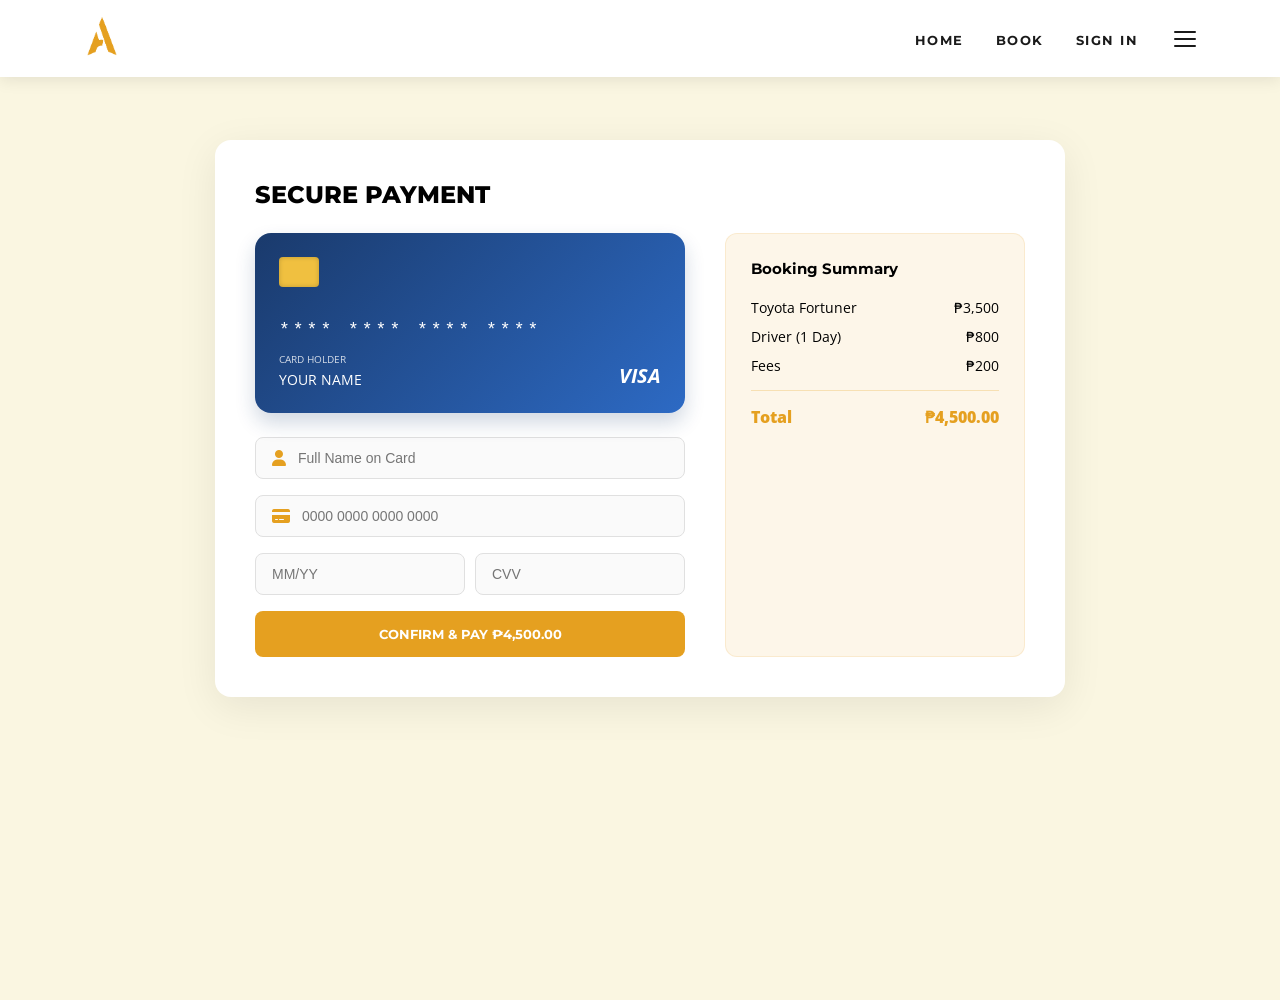
<file: checkout.html>
<!doctype html>
<html lang="en">
  <head>
    <meta charset="UTF-8" />
    <meta name="viewport" content="width=device-width, initial-scale=1.0" />
    <title>Arangkada – Payment & Receipt</title>
    <link
      href="https://fonts.googleapis.com/css2?family=Montserrat:wght@400;600;700;800;900&family=Open+Sans:wght@400;600&display=swap"
      rel="stylesheet"
    />
    <link
      rel="stylesheet"
      href="https://cdnjs.cloudflare.com/ajax/libs/font-awesome/6.5.1/css/all.min.css"
    />

    <style>
      /* ===== SHARED STYLES FROM signup.html ===== */
      *,
      *::before,
      *::after {
        box-sizing: border-box;
        margin: 0;
        padding: 0;
      }

      :root {
        --gold: #e5a020;
        --gold-dark: #c88a10;
        --black: #1a1a1a;
        --white: #fff;
        --text: #222;
        --border: #e0e0e0;
        --radius: 8px;
        /* Original index.html brand colors for the card */
        --card-blue: linear-gradient(135deg, #1a3a6c, #2d6ac4);
      }

      body {
        font-family: "Open Sans", sans-serif;
        background: #faf6e1;
        min-height: 100vh;
      }

      /* ── NAVBAR (Exactly from signup.html) ── */
      nav {
        position: fixed;
        top: 0;
        left: 0;
        right: 0;
        z-index: 1000;
        background: var(--white);
        box-shadow: 0 2px 16px rgba(0, 0, 0, 0.1);
        padding: 14px 0;
      }
      .nav-container {
        width: 100%;
        max-width: 1200px;
        margin: 0 auto;
        display: flex;
        align-items: center;
        justify-content: space-between;
        padding: 0 40px;
      }
      .logo img {
        width: 44px;
        height: 44px;
        object-fit: contain;
      }
      .nav-links {
        display: flex;
        align-items: center;
        gap: 32px;
        list-style: none;
      }
      .nav-links a {
        text-decoration: none;
        color: var(--black);
        font-family: "Montserrat", sans-serif;
        font-weight: 700;
        font-size: 13px;
        letter-spacing: 1.5px;
        text-transform: uppercase;
        padding-bottom: 3px;
        border-bottom: 2px solid transparent;
        transition: 0.2s;
      }
      .nav-links a:hover,
      .nav-links a.active {
        color: var(--gold);
        border-bottom-color: var(--gold);
      }

      /* ── HAMBURGER & DROPDOWN (Exactly from signup.html) ── */
      .hamburger-wrap {
        position: relative;
      }
      .hamburger {
        display: flex;
        flex-direction: column;
        gap: 5px;
        cursor: pointer;
        padding: 4px;
      }
      .hamburger span {
        display: block;
        width: 22px;
        height: 2px;
        background: var(--black);
        border-radius: 2px;
        transition: 0.3s;
      }
      .hamburger.open span:nth-child(1) {
        transform: translateY(7px) rotate(45deg);
        background: var(--gold);
      }
      .hamburger.open span:nth-child(2) {
        opacity: 0;
      }
      .hamburger.open span:nth-child(3) {
        transform: translateY(-7px) rotate(-45deg);
        background: var(--gold);
      }

      .hamburger-dropdown {
        display: none;
        position: absolute;
        top: calc(100% + 14px);
        right: 0;
        background: var(--white);
        border-radius: 12px;
        box-shadow: 0 8px 32px rgba(0, 0, 0, 0.14);
        min-width: 210px;
        padding: 8px 0;
        z-index: 1100;
        border: 1px solid #f0f0f0;
      }
      .hamburger-dropdown.open {
        display: block;
        animation: dropIn 0.2s ease forwards;
      }
      .hamburger-dropdown a {
        display: flex;
        align-items: center;
        gap: 10px;
        padding: 11px 22px;
        font-size: 13px;
        font-weight: 600;
        color: var(--black);
        border: none;
        text-decoration: none;
      }
      .hamburger-dropdown a i {
        color: var(--gold);
        width: 16px;
        text-align: center;
      }
      .hamburger-dropdown a:hover {
        background: #fdf5e6;
        color: var(--gold);
      }
      @keyframes dropIn {
        from {
          opacity: 0;
          transform: translateY(-8px);
        }
        to {
          opacity: 1;
          transform: translateY(0);
        }
      }

      /* ── CONTENT LAYOUT ── */
      .main-content {
        margin-top: 100px;
        padding: 40px 20px;
        display: flex;
        justify-content: center;
      }
      .checkout-card {
        background: var(--white);
        width: 100%;
        max-width: 850px;
        border-radius: 16px;
        box-shadow: 0 10px 40px rgba(0, 0, 0, 0.08);
        padding: 40px;
      }
      .payment-grid {
        display: grid;
        grid-template-columns: 1fr 300px;
        gap: 40px;
      }
      h2 {
        font-family: "Montserrat", sans-serif;
        font-weight: 800;
        text-transform: uppercase;
        margin-bottom: 24px;
      }

      /* ── RESTORED ORIGINAL CREDIT CARD VISUAL ── */
      .credit-card-visual {
        background: var(--card-blue);
        border-radius: 16px;
        padding: 24px;
        color: white;
        height: 180px;
        display: flex;
        flex-direction: column;
        justify-content: space-between;
        position: relative;
        overflow: hidden;
        margin-bottom: 24px;
        box-shadow: 0 10px 20px rgba(26, 58, 108, 0.2);
      }
      .credit-card-visual .number {
        font-size: 18px;
        letter-spacing: 3px;
        font-family: monospace;
        margin-top: 20px;
      }
      .credit-card-visual .brand {
        font-size: 20px;
        font-weight: 700;
        font-style: italic;
        text-align: right;
      }
      .chip {
        width: 40px;
        height: 30px;
        background: #f0c040;
        border-radius: 4px;
        box-shadow: inset 0 0 5px rgba(0, 0, 0, 0.2);
      }

      /* ── FORM FIELDS ── */
      .form-field {
        display: flex;
        align-items: center;
        gap: 12px;
        border: 1.5px solid #e0e0e0;
        border-radius: var(--radius);
        padding: 12px 16px;
        background: #fafafa;
        margin-bottom: 16px;
      }
      .field-input {
        flex: 1;
        border: none;
        outline: none;
        background: transparent;
        font-size: 14px;
      }
      .btn-gold {
        width: 100%;
        padding: 15px;
        border: none;
        border-radius: var(--radius);
        background: var(--gold);
        color: var(--white);
        font-family: "Montserrat", sans-serif;
        font-weight: 700;
        text-transform: uppercase;
        cursor: pointer;
        transition: 0.3s;
      }

      /* ── RECEIPT ── */
      #receiptSection {
        display: none;
        text-align: center;
      }
      .receipt-table {
        width: 100%;
        border-collapse: collapse;
        margin: 25px 0;
      }
      .receipt-table th {
        text-align: left;
        padding: 12px;
        background: #fdf5e6;
      }
      .receipt-table td {
        padding: 12px;
        border-bottom: 1px solid #eee;
        font-size: 14px;
      }

      @media (max-width: 800px) {
        .payment-grid {
          grid-template-columns: 1fr;
        }
      }
    </style>
  </head>
  <body>
    <nav>
      <div class="nav-container">
        <div class="logo">
          <img src="assets/yellow logo.png" />
        </div>
        <ul class="nav-links">
          <li><a href="index.html">Home</a></li>
          <li><a href="booking.html">Book</a></li>
          <li><a href="signup.html">Sign In</a></li>
          <li class="hamburger-wrap">
            <div class="hamburger" id="hamburger">
              <span></span><span></span><span></span>
            </div>
            <div class="hamburger-dropdown" id="hamburgerDropdown">
              <a href="index.html"><i class="fa-solid fa-house"></i> Home</a>
              <a href="booking.html"
                ><i class="fa-solid fa-car"></i> Book a Vehicle</a
              >
              <a href="signup.html"
                ><i class="fa-solid fa-user-plus"></i> Sign Up</a
              >
              <div
                style="height: 1px; background: #f0f0f0; margin: 6px 0"
              ></div>
              <a href="#"><i class="fa-solid fa-phone"></i> Contact Us</a>
            </div>
          </li>
        </ul>
      </div>
    </nav>

    <div class="main-content">
      <div id="paymentSection" class="checkout-card">
        <h2>Secure Payment</h2>
        <div class="payment-grid">
          <div>
            <div class="credit-card-visual">
              <div class="chip"></div>
              <div class="number" id="visual-card-num">**** **** **** ****</div>
              <div
                style="
                  display: flex;
                  justify-content: space-between;
                  align-items: flex-end;
                "
              >
                <div>
                  <div
                    style="font-size: 10px; opacity: 0.8; margin-bottom: 4px"
                  >
                    CARD HOLDER
                  </div>
                  <div
                    style="font-size: 14px; text-transform: uppercase"
                    id="visual-card-name"
                  >
                    YOUR NAME
                  </div>
                </div>
                <div class="brand">VISA</div>
              </div>
            </div>

            <form id="paymentForm">
              <div class="form-field">
                <i class="fa-solid fa-user" style="color: var(--gold)"></i>
                <input
                  type="text"
                  class="field-input"
                  placeholder="Full Name on Card"
                  id="input-name"
                  required
                />
              </div>
              <div class="form-field">
                <i
                  class="fa-solid fa-credit-card"
                  style="color: var(--gold)"
                ></i>
                <input
                  type="text"
                  class="field-input"
                  placeholder="0000 0000 0000 0000"
                  id="input-card"
                  maxlength="19"
                  required
                />
              </div>
              <div style="display: flex; gap: 10px">
                <div class="form-field" style="flex: 1">
                  <input
                    type="text"
                    class="field-input"
                    placeholder="MM/YY"
                    maxlength="5"
                    required
                  />
                </div>
                <div class="form-field" style="flex: 1">
                  <input
                    type="password"
                    class="field-input"
                    placeholder="CVV"
                    maxlength="3"
                    required
                  />
                </div>
              </div>
              <button type="submit" class="btn-gold">
                Confirm & Pay ₱4,500.00
              </button>
            </form>
          </div>

          <div
            style="
              background: #fdf6e9;
              padding: 25px;
              border-radius: 12px;
              border: 1px solid #e5a02022;
            "
          >
            <h3
              style="
                font-family: &quot;Montserrat&quot;, sans-serif;
                font-size: 15px;
                margin-bottom: 20px;
              "
            >
              Booking Summary
            </h3>
            <div
              style="
                display: flex;
                justify-content: space-between;
                font-size: 14px;
                margin-bottom: 10px;
              "
            >
              <span>Toyota Fortuner</span><span>₱3,500</span>
            </div>
            <div
              style="
                display: flex;
                justify-content: space-between;
                font-size: 14px;
                margin-bottom: 10px;
              "
            >
              <span>Driver (1 Day)</span><span>₱800</span>
            </div>
            <div
              style="
                display: flex;
                justify-content: space-between;
                font-size: 14px;
                margin-bottom: 10px;
              "
            >
              <span>Fees</span><span>₱200</span>
            </div>
            <hr
              style="margin: 15px 0; border: 0; border-top: 1px solid #e5a02044"
            />
            <div
              style="
                display: flex;
                justify-content: space-between;
                font-weight: 800;
                color: var(--gold);
              "
            >
              <span>Total</span><span>₱4,500.00</span>
            </div>
          </div>
        </div>
      </div>

      <div id="receiptSection" class="checkout-card">
        <i
          class="fa-solid fa-circle-check"
          style="color: #27ae60; font-size: 50px; margin-bottom: 20px"
        ></i>
        <h2>Booking Confirmed</h2>
        <p>Your payment was successful. Enjoy your trip!</p>
        <table class="receipt-table">
          <thead>
            <tr>
              <th>Item</th>
              <th style="text-align: right">Price</th>
            </tr>
          </thead>
          <tbody>
            <tr>
              <td>Toyota Fortuner Rental</td>
              <td style="text-align: right">₱3,500.00</td>
            </tr>
            <tr>
              <td>Driver & Insurance</td>
              <td style="text-align: right">₱1,000.00</td>
            </tr>
            <tr style="font-weight: 800; color: var(--gold); font-size: 18px">
              <td>Total Paid</td>
              <td style="text-align: right">₱4,500.00</td>
            </tr>
          </tbody>
        </table>
        <button
          class="btn-gold"
          style="width: auto; padding: 12px 30px"
          onclick="window.location.href = 'index.html'"
        >
          Back to Home
        </button>
      </div>
    </div>

    <script>
      /* ── NAVBAR SCRIPT (Exactly from signup.html) ── */
      const hb = document.getElementById("hamburger");
      const dd = document.getElementById("hamburgerDropdown");
      hb.addEventListener("click", (e) => {
        e.stopPropagation();
        hb.classList.toggle("open");
        dd.classList.toggle("open");
      });
      document.addEventListener("click", () => {
        hb.classList.remove("open");
        dd.classList.remove("open");
      });

      /* ── CARD FORMATTING ── */
      const cardInput = document.getElementById("input-card");
      const nameInput = document.getElementById("input-name");

      cardInput.addEventListener("input", function () {
        let v = this.value.replace(/\D/g, "").slice(0, 16);
        this.value = v.replace(/(.{4})/g, "$1 ").trim();
        document.getElementById("visual-card-num").textContent =
          this.value || "**** **** **** ****";
      });

      nameInput.addEventListener("input", function () {
        document.getElementById("visual-card-name").textContent =
          this.value || "YOUR NAME";
      });

      /* ── VIEW SWITCHING ── */
      document
        .getElementById("paymentForm")
        .addEventListener("submit", function (e) {
          e.preventDefault();
          document.getElementById("paymentSection").style.display = "none";
          document.getElementById("receiptSection").style.display = "block";
          window.scrollTo(0, 0);
        });
    </script>
  </body>
</html>
</file>
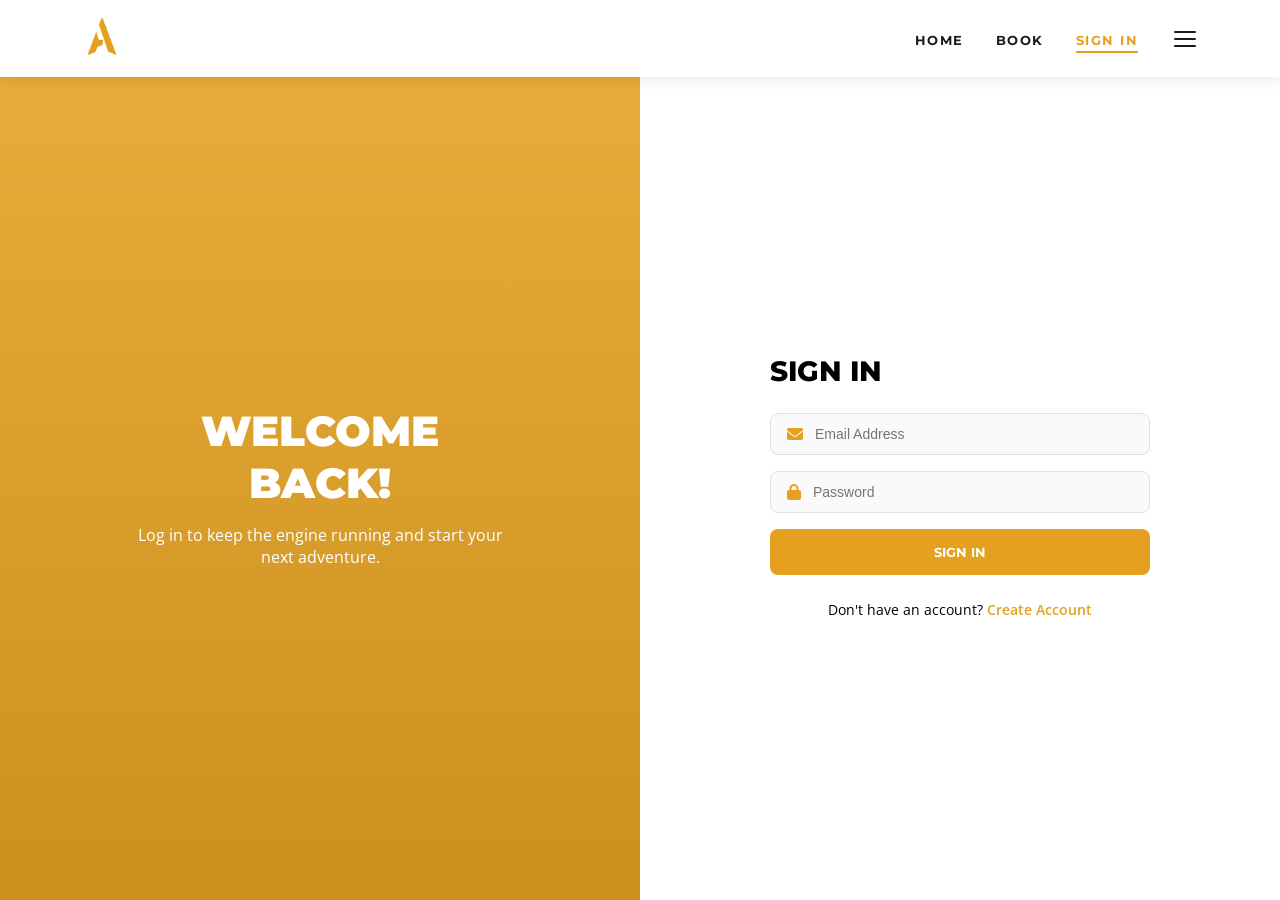
<file: signin.html>
<!doctype html>
<html lang="en">
  <head>
    <meta charset="UTF-8" />
    <meta name="viewport" content="width=device-width, initial-scale=1.0" />
    <title>Arangkada – Join the Adventure</title>
    <link
      href="https://fonts.googleapis.com/css2?family=Montserrat:wght@400;600;700;800;900&family=Open+Sans:wght@400;600&display=swap"
      rel="stylesheet"
    />
    <link
      rel="stylesheet"
      href="https://cdnjs.cloudflare.com/ajax/libs/font-awesome/6.5.1/css/all.min.css"
    />

    <style>
      *,
      *::before,
      *::after {
        box-sizing: border-box;
        margin: 0;
        padding: 0;
      }

      :root {
        --gold: #e5a020;
        --gold-dark: #c88a10;
        --black: #1a1a1a;
        --white: #fff;
        --text: #222;
        --slide-speed: 0.9s;
        --slide-curve: cubic-bezier(0.7, 0, 0.3, 1);
      }

      body {
        font-family: "Open Sans", sans-serif;
        background: var(--white);
        height: 100vh;
        display: flex;
        flex-direction: column;
        overflow: hidden;
      }

      /* ── ORIGINAL NAVBAR (Retained Exactly) ── */
      nav {
        position: fixed;
        top: 0;
        left: 0;
        right: 0;
        z-index: 1000;
        background: var(--white);
        box-shadow: 0 2px 16px rgba(0, 0, 0, 0.1);
        padding: 14px 0;
      }

      .nav-container {
        width: 100%;
        max-width: 1200px;
        margin: 0 auto;
        display: flex;
        align-items: center;
        justify-content: space-between;
        padding: 0 40px;
      }

      .logo img {
        width: 44px;
        height: 44px;
        object-fit: contain;
      }

      .nav-links {
        display: flex;
        align-items: center;
        gap: 32px;
        list-style: none;
      }

      .nav-links a {
        text-decoration: none;
        color: var(--black);
        font-family: "Montserrat", sans-serif;
        font-weight: 700;
        font-size: 13px;
        letter-spacing: 1.5px;
        text-transform: uppercase;
        padding-bottom: 3px;
        border-bottom: 2px solid transparent;
        transition: 0.2s;
      }

      .nav-links a:hover,
      .nav-links a.active {
        color: var(--gold);
        border-bottom-color: var(--gold);
      }

      /* ── ORIGINAL HAMBURGER & DROPDOWN ── */
      .hamburger-wrap {
        position: relative;
      }
      .hamburger {
        display: flex;
        flex-direction: column;
        gap: 5px;
        cursor: pointer;
        padding: 4px;
      }
      .hamburger span {
        display: block;
        width: 22px;
        height: 2px;
        background: var(--black);
        border-radius: 2px;
        transition: 0.3s;
      }
      /* Animation for X */
      .hamburger.open span:nth-child(1) {
        transform: translateY(7px) rotate(45deg);
        background: var(--gold);
      }
      .hamburger.open span:nth-child(2) {
        opacity: 0;
      }
      .hamburger.open span:nth-child(3) {
        transform: translateY(-7px) rotate(-45deg);
        background: var(--gold);
      }

      .hamburger-dropdown {
        display: none;
        position: absolute;
        top: calc(100% + 14px);
        right: 0;
        background: var(--white);
        border-radius: 12px;
        box-shadow: 0 8px 32px rgba(0, 0, 0, 0.14);
        min-width: 210px;
        padding: 8px 0;
        z-index: 1100;
        border: 1px solid #f0f0f0;
      }
      .hamburger-dropdown.open {
        display: block;
        animation: dropIn 0.2s ease forwards;
      }
      .hamburger-dropdown a {
        display: flex;
        align-items: center;
        gap: 10px;
        padding: 11px 22px;
        font-size: 13px;
        font-weight: 600;
        color: var(--black);
        border: none;
      }
      .hamburger-dropdown a i {
        color: var(--gold);
        width: 16px;
        text-align: center;
      }
      .hamburger-dropdown a:hover {
        background: #fdf5e6;
        color: var(--gold);
        border: none;
      }
      @keyframes dropIn {
        from {
          opacity: 0;
          transform: translateY(-8px);
        }
        to {
          opacity: 1;
          transform: translateY(0);
        }
      }

      /* ── SLIDING STAGE ── */
      .stage {
        flex: 1;
        margin-top: 72px;
        position: relative;
        width: 100%;
        display: flex;
        overflow: hidden;
      }
      .panel {
        width: 50%;
        height: 100%;
        position: absolute;
        top: 0;
        transition: transform var(--slide-speed) var(--slide-curve);
        display: flex;
        justify-content: center;
        align-items: center;
        padding: 40px;
      }
      .panel-brand {
        left: 0;
        z-index: 5;
        background:
          linear-gradient(rgba(229, 160, 32, 0.88), rgba(200, 138, 16, 0.95)),
          url("https://images.unsplash.com/photo-1555881400-74d7acaacd8b?w=1400&q=80")
            center/cover;
        color: var(--white);
        text-align: center;
      }
      .panel-form {
        right: 0;
        z-index: 4;
        background: var(--white);
      }

      /* Slide Logic */
      .stage.signup-active .panel-brand {
        transform: translateX(100%);
      }
      .stage.signup-active .panel-form {
        transform: translateX(-100%);
      }

      /* Content UI */
      .content-wrapper {
        width: 100%;
        max-width: 380px;
      }
      .panel-brand h1 {
        font-family: "Montserrat", sans-serif;
        font-size: 42px;
        font-weight: 900;
        text-transform: uppercase;
        margin-bottom: 15px;
      }
      .form-box h2 {
        font-family: "Montserrat", sans-serif;
        font-size: 28px;
        font-weight: 800;
        margin-bottom: 25px;
        text-transform: uppercase;
      }
      .form-field {
        display: flex;
        align-items: center;
        gap: 12px;
        border: 1.5px solid #e0e0e0;
        border-radius: 8px;
        padding: 12px 16px;
        background: #fafafa;
        margin-bottom: 16px;
      }
      .field-input {
        flex: 1;
        border: none;
        outline: none;
        background: transparent;
        font-size: 14px;
      }
      .btn-gold {
        width: 100%;
        padding: 15px;
        border: none;
        border-radius: 8px;
        background: var(--gold);
        color: var(--white);
        font-family: "Montserrat", sans-serif;
        font-weight: 700;
        text-transform: uppercase;
        cursor: pointer;
      }
      .form-links {
        margin-top: 25px;
        text-align: center;
        font-size: 14px;
      }
      .form-links a {
        color: var(--gold);
        text-decoration: none;
        font-weight: 600;
        cursor: pointer;
      }

      .form-container {
        position: absolute;
        width: 100%;
        max-width: 380px;
        transition: opacity 0.4s ease;
      }
      .hidden {
        opacity: 0;
        pointer-events: none;
      }

      @media (max-width: 850px) {
        .stage {
          flex-direction: column;
          overflow-y: auto;
        }
        .panel {
          width: 100%;
          position: relative;
          height: auto;
          transform: none !important;
        }
        .panel-brand {
          padding: 60px 20px;
          order: 1;
        }
        .panel-form {
          order: 2;
        }
      }
    </style>
  </head>
  <body>
    <nav>
      <div class="nav-container">
        <div class="logo">
          <img src="assets/yellow logo.png" alt="Arangkada Logo" />
        </div>
        <ul class="nav-links">
          <li><a href="index.html">Home</a></li>
          <li><a href="booking.html">Book</a></li>
          <li><a href="signup.html" class="active">Sign In</a></li>
          <li class="hamburger-wrap">
            <div class="hamburger" id="hamburger">
              <span></span><span></span><span></span>
            </div>
            <div class="hamburger-dropdown" id="hamburgerDropdown">
              <a href="index.html"><i class="fa-solid fa-house"></i> Home</a>
              <a href="booking.html"
                ><i class="fa-solid fa-car"></i> Book a Vehicle</a
              >
              <a href="signup.html"
                ><i class="fa-solid fa-user-plus"></i> Sign Up</a
              >
              <div
                style="height: 1px; background: #f0f0f0; margin: 6px 0"
              ></div>
              <a href="#"><i class="fa-solid fa-phone"></i> Contact Us</a>
            </div>
          </li>
        </ul>
      </div>
    </nav>

    <div class="stage" id="stage">
      <div class="panel panel-brand">
        <div class="content-wrapper">
          <h1 id="brandTitle">Welcome Back!</h1>
          <p id="brandText">
            Log in to keep the engine running and start your next adventure.
          </p>
        </div>
      </div>

      <div class="panel panel-form">
        <div id="loginSection" class="form-container">
          <div class="form-box">
            <h2>Sign In</h2>
            <form>
              <div class="form-field">
                <i class="fa-solid fa-envelope" style="color: var(--gold)"></i>
                <input
                  type="email"
                  class="field-input"
                  placeholder="Email Address"
                  required
                />
              </div>
              <div class="form-field">
                <i class="fa-solid fa-lock" style="color: var(--gold)"></i>
                <input
                  type="password"
                  class="field-input"
                  placeholder="Password"
                  required
                />
              </div>
              <button type="submit" class="btn btn-gold">Sign In</button>
            </form>
            <div class="form-links">
              <p>
                Don't have an account?
                <a onclick="toggleMode()">Create Account</a>
              </p>
            </div>
          </div>
        </div>

        <div id="signupSection" class="form-container hidden">
          <div class="form-box">
            <h2>Create Account</h2>
            <form>
              <div class="form-field">
                <i class="fa-solid fa-user" style="color: var(--gold)"></i>
                <input
                  type="text"
                  class="field-input"
                  placeholder="Full Name"
                  required
                />
              </div>
              <div class="form-field">
                <i class="fa-solid fa-envelope" style="color: var(--gold)"></i>
                <input
                  type="email"
                  class="field-input"
                  placeholder="Email Address"
                  required
                />
              </div>
              <div class="form-field">
                <i class="fa-solid fa-lock" style="color: var(--gold)"></i>
                <input
                  type="password"
                  class="field-input"
                  placeholder="Password"
                  required
                />
              </div>
              <button type="submit" class="btn btn-gold">Sign Up</button>
            </form>
            <div class="form-links">
              <p>Already a member? <a onclick="toggleMode()">Sign In</a></p>
            </div>
          </div>
        </div>
      </div>
    </div>

    <script>
      // Hamburger Logic
      const hb = document.getElementById("hamburger");
      const dd = document.getElementById("hamburgerDropdown");
      hb.addEventListener("click", (e) => {
        e.stopPropagation();
        hb.classList.toggle("open");
        dd.classList.toggle("open");
      });
      document.addEventListener("click", () => {
        hb.classList.remove("open");
        dd.classList.remove("open");
      });

      // Slide Logic
      function toggleMode() {
        const stage = document.getElementById("stage");
        const login = document.getElementById("loginSection");
        const signup = document.getElementById("signupSection");
        const brandTitle = document.getElementById("brandTitle");
        const brandText = document.getElementById("brandText");

        stage.classList.toggle("signup-active");

        setTimeout(() => {
          if (stage.classList.contains("signup-active")) {
            login.classList.add("hidden");
            signup.classList.remove("hidden");
            brandTitle.innerText = "Join Us!";
            brandText.innerText = "Create an account to experience Arangkada.";
          } else {
            signup.classList.add("hidden");
            login.classList.remove("hidden");
            brandTitle.innerText = "Welcome Back!";
            brandText.innerText =
              "Log in to keep the engine running and start your next adventure.";
          }
        }, 350);
      }
    </script>
  </body>
</html>
</file>
